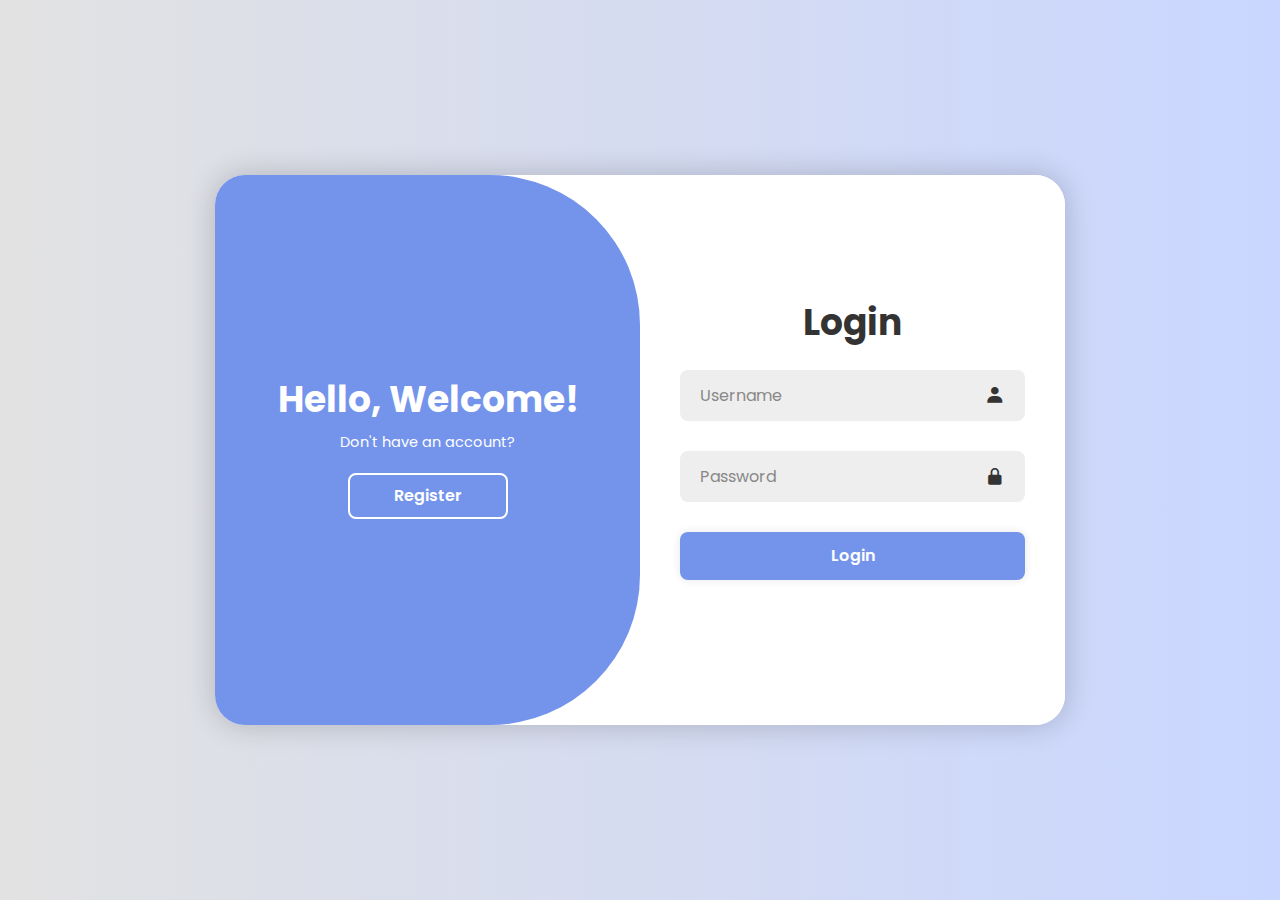
<file: frontend/index.html>
<!DOCTYPE html>
<html lang="en">
  <head>
    <meta charset="UTF-8" />
    <meta name="viewport" content="width=device-width, initial-scale=1.0" />
    <title>Login/Signup Form</title>
    <link rel="stylesheet" href="style.css" />
    <link
      href="https://unpkg.com/boxicons@2.1.4/css/boxicons.min.css"
      rel="stylesheet"
    />
  </head>
  <body>
    <div class="container">
      <div class="form-box login">
        <form id="loginForm">
          <h1>Login</h1>
          <div class="input-box">
            <input type="text" id="username" placeholder="Username" required />
            <i class="bx bxs-user"></i>
          </div>
          <div class="input-box">
            <input
              type="password"
              id="password"
              placeholder="Password"
              required
            />
            <i class="bx bxs-lock-alt"></i>
          </div>
          <button type="submit" class="btn">Login</button>
          <div id="message" class="error-message"></div>
        </form>
      </div>

      <div class="form-box register">
        <form id="registerForm">
          <h1>Registration</h1>

          <div class="input-box">
            <input
              type="text"
              id="regUsername"
              placeholder="Username"
              required
            />
            <i class="bx bxs-user"></i>
          </div>

          <div class="input-box">
            <input
              type="password"
              id="regPassword"
              placeholder="Password"
              required
            />
            <i class="bx bxs-lock-alt"></i>
          </div>

          <div
            class="role-selection"
            style="margin: 15px 0; display: flex; gap: 20px"
          >
            <label
              style="
                display: flex;
                align-items: center;
                gap: 8px;
                cursor: pointer;
              "
            >
              <input
                type="radio"
                id="regRoleUser"
                name="role"
                value="user"
                checked
                style="margin: 0"
              />
              <i class="bx bxs-user"></i>
              <span>User</span>
            </label>
            <label
              style="
                display: flex;
                align-items: center;
                gap: 8px;
                cursor: pointer;
              "
            >
              <input type="radio" id="regRoleAdmin" name="role" value="admin" />
              <i class="bx bxs-shield"></i>
              <span>Admin</span>
            </label>
          </div>

          <button type="submit" class="btn">Register</button>
        </form>
      </div>

      <div class="toggle-box">
        <div class="toggle-panel toggle-left">
          <h1>Hello, Welcome!</h1>
          <p>Don't have an account?</p>
          <button class="btn register-btn">Register</button>
        </div>

        <div class="toggle-panel toggle-right">
          <h1>Welcome Back!</h1>
          <p>Already have an account?</p>
          <button class="btn login-btn">Login</button>
        </div>
      </div>
    </div>

    <script src="app.js"></script>
  </body>
</html>
</file>
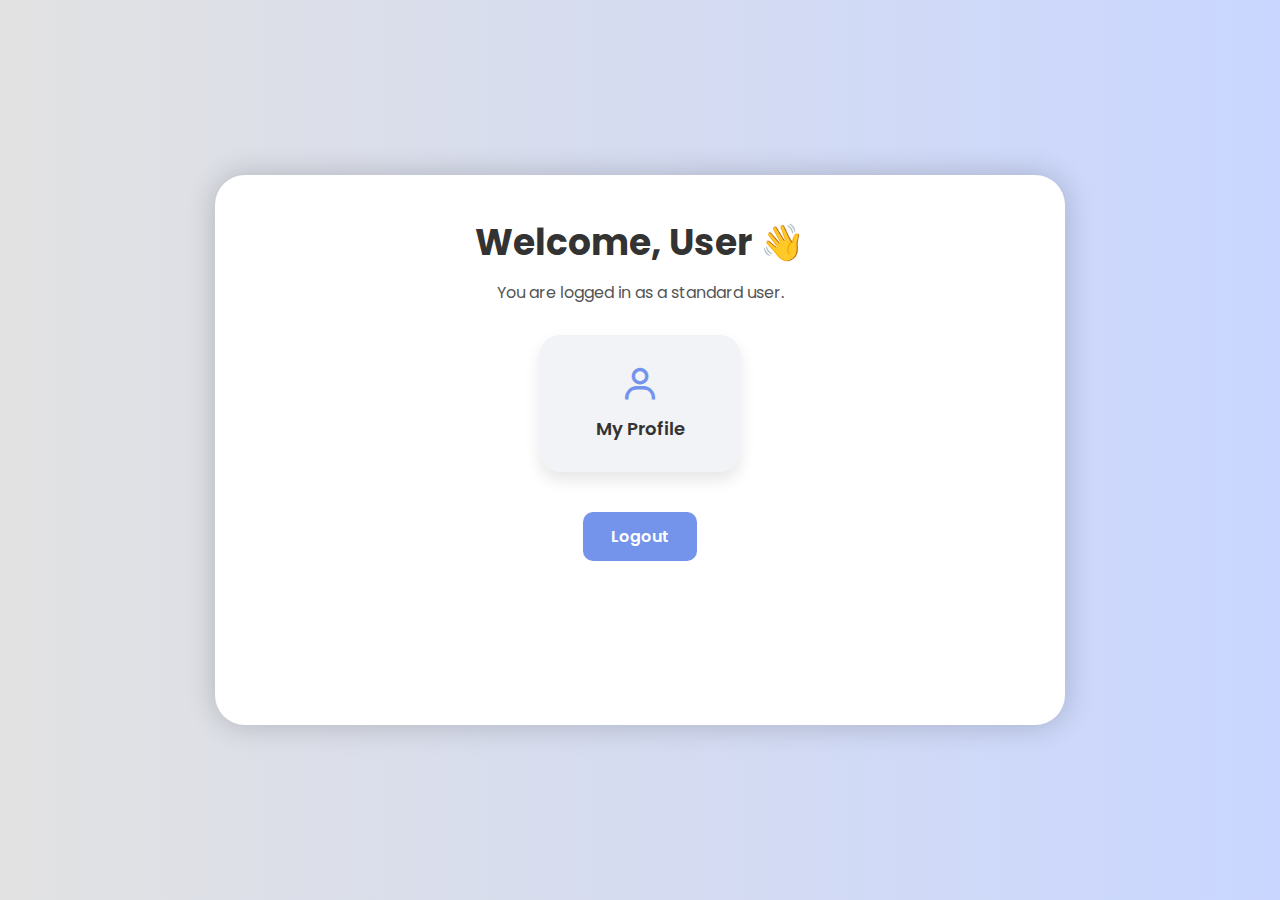
<file: frontend/landing.html>
<!DOCTYPE html>
<html lang="en">
<head>
  <meta charset="UTF-8" />
  <meta name="viewport" content="width=device-width, initial-scale=1.0"/>
  <title>User Landing Page</title>
  <link href="https://cdn.jsdelivr.net/npm/boxicons@2.1.4/css/boxicons.min.css" rel="stylesheet">
  <link href="https://fonts.googleapis.com/css2?family=Poppins:wght@300;400;500;600;700&display=swap" rel="stylesheet">
  <style>
    @import url('https://fonts.googleapis.com/css2?family=Poppins:wght@300;400;500;600;700&display=swap');

    * {
      margin: 0;
      padding: 0;
      box-sizing: border-box;
      font-family: "Poppins", sans-serif;
      text-decoration: none;
      list-style: none;
    }

    body {
      display: flex;
      justify-content: center;
      align-items: center;
      min-height: 100vh;
      background: linear-gradient(90deg, #e2e2e2, #c9d6ff);
    }

    .container {
      width: 850px;
      height: 550px;
      background: #fff;
      border-radius: 30px;
      box-shadow: 0 0 30px rgba(0, 0, 0, .2);
      padding: 40px;
      display: flex;
      flex-direction: column;
      align-items: center;
      text-align: center;
    }

    .container h1 {
      font-size: 36px;
      color: #333;
      margin-bottom: 10px;
    }

    .container p {
      font-size: 16px;
      color: #555;
      margin-bottom: 30px;
    }

    .card-box {
      display: flex;
      justify-content: center;
      gap: 20px;
      flex-wrap: wrap;
    }

    .card {
      background: #f1f3f6;
      border-radius: 20px;
      padding: 30px 20px;
      width: 200px;
      box-shadow: 0 8px 16px rgba(0, 0, 0, .1);
      transition: 0.3s ease;
      cursor: pointer;
    }

    .card:hover {
      background: #dde7ff;
      transform: translateY(-5px);
    }

    .card i {
      font-size: 40px;
      color: #7494ec;
      margin-bottom: 10px;
    }

    .card h3 {
      font-size: 18px;
      color: #333;
      font-weight: 600;
    }

    .logout-btn {
      margin-top: 40px;
      background: #7494ec;
      border: none;
      color: #fff;
      font-size: 16px;
      font-weight: 600;
      padding: 12px 28px;
      border-radius: 10px;
      cursor: pointer;
      transition: 0.3s ease;
    }

    .logout-btn:hover {
      background: #5f7ee8;
    }

    @media screen and (max-width: 768px) {
      .container {
        width: 90%;
        height: auto;
        padding: 30px 20px;
      }

      .card-box {
        flex-direction: column;
        align-items: center;
      }

      .card {
        width: 90%;
      }
    }
  </style>
</head>
<body>
  <div class="container">
    <h1>Welcome, <span id="username">User</span> 👋</h1>
    <p>You are logged in as a standard user.</p>

    <div class="card-box" id="profile-card" onclick="loadProfile()">
      <div class="card">
        <i class='bx bx-user'></i>
        <h3>My Profile</h3>
      </div>
    </div>

    <button class="logout-btn" onclick="logout()">Logout</button>
  </div>

  <script>
    // Function declarations (can be called before definition)
    async function loadProfile() {
      const token = localStorage.getItem('access_token');
      if (!token) {
        alert('Please login first');
        window.location.href = 'index.html';
        return;
      }

      try {
        const response = await fetch("http://127.0.0.1:8000/profile", {
          method: "GET",
          headers: {
            "Authorization": `Bearer ${token}`,
            "Content-Type": "application/json"
          }
        });

        if (response.status === 401) {
          localStorage.removeItem("token");
          throw new Error("Session expired. Please login again.");
        }

        if (!response.ok) {
          throw new Error(`HTTP error! Status: ${response.status}`);
        }

        const userData = await response.json();
        localStorage.setItem("profileData", JSON.stringify(userData));
        window.location.href = "profile.html";
        
      } catch (error) {
        console.error("Profile error:", error);
        alert(error.message);
        if (error.message.includes("401") || error.message.includes("expired")) {
          window.location.href = "index.html";
        }
      }
    }

    function logout() {
      localStorage.clear();
      window.location.href = "index.html";
    }

    // DOM Content Loaded handler
    document.addEventListener('DOMContentLoaded', function() {
      const username = localStorage.getItem("username") || "User";
      document.getElementById("username").textContent = username;

      const profileCard = document.getElementById('profile-card');
      profileCard.style.cursor = 'pointer';
      profileCard.addEventListener('click', loadProfile);
    });
  </script>
</body>
</html>
</file>
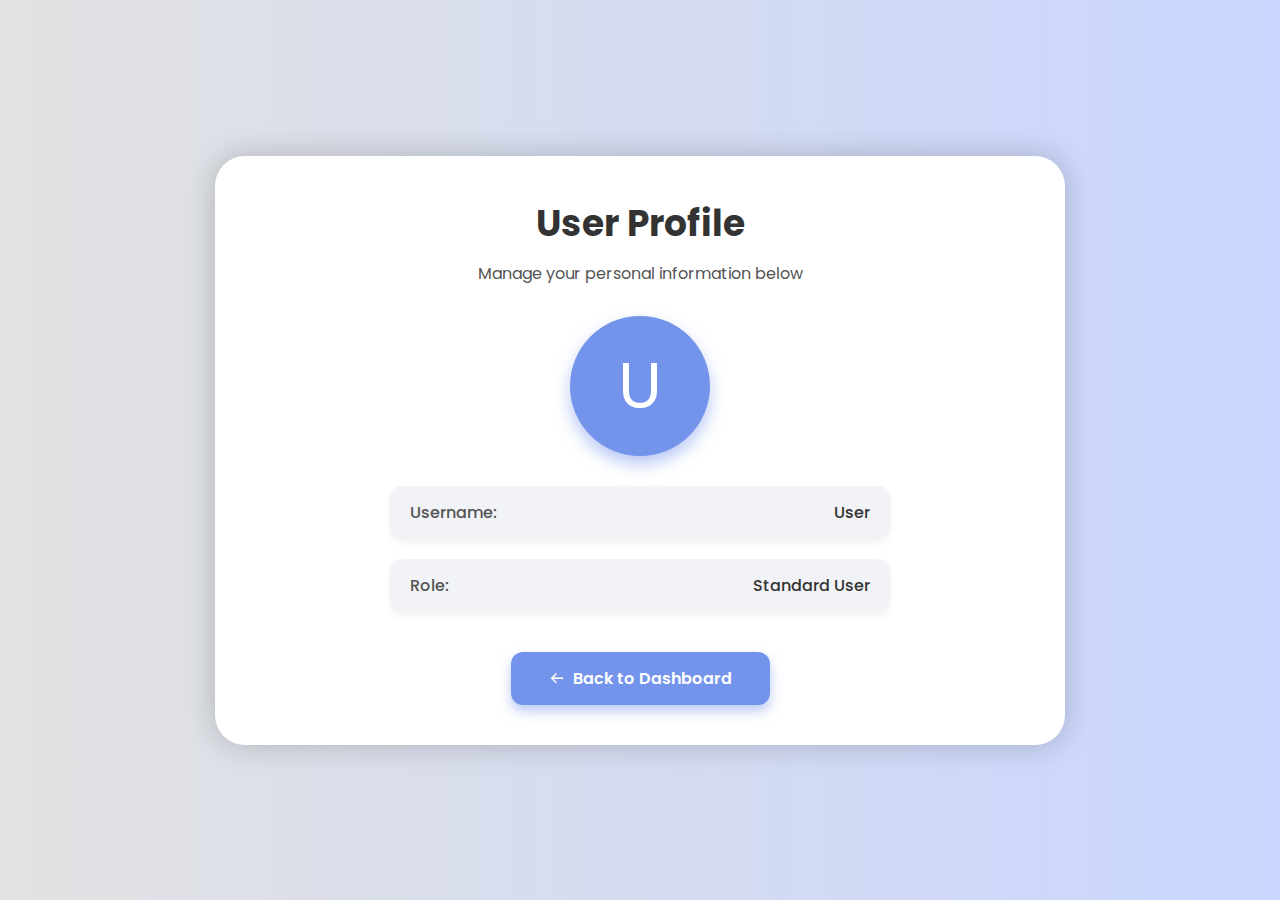
<file: frontend/profile.html>
<!DOCTYPE html>
<html lang="en">
<head>
  <meta charset="UTF-8" />
  <meta name="viewport" content="width=device-width, initial-scale=1" />
  <title>User Profile</title>
  <link href="https://cdn.jsdelivr.net/npm/boxicons@2.1.4/css/boxicons.min.css" rel="stylesheet" />
  <link href="https://fonts.googleapis.com/css2?family=Poppins:wght@300;400;500;600;700&display=swap" rel="stylesheet" />
      <link rel="stylesheet" href="profile.css" />

</head>
<body>

  <div class="container">
    <h1>User Profile</h1>
    <p class="subtitle">Manage your personal information below</p>
    <div class="profile-data" id="profile-data"></div>
    <div class="profile-pic" id="profile-pic">U</div>

    <div class="info-box">
      <div class="info-item">
        <span class="info-label">Username:</span>
        <span id="username">User123</span>
      </div>
    
      <div class="info-item">
        <span class="info-label">Role:</span>
        <span id="role">Standard User</span>
      </div>
    </div>

    <button class="btn" onclick="goBack()">
      <i class='bx bx-arrow-back'></i> Back to Dashboard
    </button>
  </div>

<script>
    document.addEventListener('DOMContentLoaded', function() {
      // Try to get data from localStorage first
      const profileData = JSON.parse(localStorage.getItem('profileData'));
      
      if (profileData) {
        // If we have profile data, use it
        document.getElementById('username').textContent = profileData.username || 'User';
        document.getElementById('role').textContent = profileData.role || 'Standard User';
        document.getElementById('profile-pic').textContent = (profileData.username || 'U').charAt(0).toUpperCase();
      } else {
        // If no profile data, check for individual items
        const username = localStorage.getItem('username') || 'User';
        const role = localStorage.getItem('role') || 'Standard User';
        
        document.getElementById('username').textContent = username;
        document.getElementById('role').textContent = role;
        document.getElementById('profile-pic').textContent = username.charAt(0).toUpperCase();
      }
    });

    function goBack() {
      window.location.href = 'landing.html';
    }
  </script>
</body>
</html>
</file>
<file: frontend/style.css>
@import url('https://fonts.googleapis.com/css2?family=Poppins:ital,wght@0,100;0,200;0,300;0,400;0,500;0,600;0,700;0,800;0,900;1,100;1,200;1,300;1,400;1,500;1,600;1,700;1,800;1,900&display=swap');

*{
    margin: 0;
    padding: 0;
    box-sizing: border-box;
    font-family: "Poppins", sans-serif;
    text-decoration: none;
    list-style: none;
}

body{
    display: flex;
    justify-content: center;
    align-items: center;
    min-height: 100vh;
    background: linear-gradient(90deg, #e2e2e2, #c9d6ff);
}

.error-message {
            color: #dc3545;
            margin-top: 1rem;
            text-align: center;
        }
        .success-message {
            color: #28a745;
            margin-top: 1rem;
            text-align: center;
        }

.container{
    position: relative;
    width: 850px;
    height: 550px;
    background: #fff;
    margin: 20px;
    border-radius: 30px;
    box-shadow: 0 0 30px rgba(0, 0, 0, .2);
    overflow: hidden;
}

    .container h1{
        font-size: 36px;
        margin: -10px 0;
    }

    .container p{
        font-size: 14.5px;
        margin: 15px 0;
    }

form{ width: 100%; }

.form-box{
    position: absolute;
    right: 0;
    width: 50%;
    height: 100%;
    background: #fff;
    display: flex;
    align-items: center;
    color: #333;
    text-align: center;
    padding: 40px;
    z-index: 1;
    transition: .6s ease-in-out 1.2s, visibility 0s 1s;
}

    .container.active .form-box{ right: 50%; }

    .form-box.register{ visibility: hidden; }
        .container.active .form-box.register{ visibility: visible; }

.input-box{
    position: relative;
    margin: 30px 0;
}

    .input-box input{
        width: 100%;
        padding: 13px 50px 13px 20px;
        background: #eee;
        border-radius: 8px;
        border: none;
        outline: none;
        font-size: 16px;
        color: #333;
        font-weight: 500;
    }

        .input-box input::placeholder{
            color: #888;
            font-weight: 400;
        }
    
    .input-box i{
        position: absolute;
        right: 20px;
        top: 50%;
        transform: translateY(-50%);
        font-size: 20px;
    }

.forgot-link{ margin: -15px 0 15px; }
    .forgot-link a{
        font-size: 14.5px;
        color: #333;
    }

.btn{
    width: 100%;
    height: 48px;
    background: #7494ec;
    border-radius: 8px;
    box-shadow: 0 0 10px rgba(0, 0, 0, .1);
    border: none;
    cursor: pointer;
    font-size: 16px;
    color: #fff;
    font-weight: 600;
}

.social-icons{
    display: flex;
    justify-content: center;
}

    .social-icons a{
        display: inline-flex;
        padding: 10px;
        border: 2px solid #ccc;
        border-radius: 8px;
        font-size: 24px;
        color: #333;
        margin: 0 8px;
    }

.toggle-box{
    position: absolute;
    width: 100%;
    height: 100%;
}

    .toggle-box::before{
        content: '';
        position: absolute;
        left: -250%;
        width: 300%;
        height: 100%;
        background: #7494ec;
        /* border: 2px solid red; */
        border-radius: 150px;
        z-index: 2;
        transition: 1.8s ease-in-out;
    }

        .container.active .toggle-box::before{ left: 50%; }

.toggle-panel{
    position: absolute;
    width: 50%;
    height: 100%;
    /* background: seagreen; */
    color: #fff;
    display: flex;
    flex-direction: column;
    justify-content: center;
    align-items: center;
    z-index: 2;
    transition: .6s ease-in-out;
}

    .toggle-panel.toggle-left{ 
        left: 0;
        transition-delay: 1.2s; 
    }
        .container.active .toggle-panel.toggle-left{
            left: -50%;
            transition-delay: .6s;
        }

    .toggle-panel.toggle-right{ 
        right: -50%;
        transition-delay: .6s;
    }
        .container.active .toggle-panel.toggle-right{
            right: 0;
            transition-delay: 1.2s;
        }

    .toggle-panel p{ margin-bottom: 20px; }

    .toggle-panel .btn{
        width: 160px;
        height: 46px;
        background: transparent;
        border: 2px solid #fff;
        box-shadow: none;
    }

@media screen and (max-width: 650px){
    .container{ height: calc(100vh - 40px); }

    .form-box{
        bottom: 0;
        width: 100%;
        height: 70%;
    }

        .container.active .form-box{
            right: 0;
            bottom: 30%;
        }

    .toggle-box::before{
        left: 0;
        top: -270%;
        width: 100%;
        height: 300%;
        border-radius: 20vw;
    }

        .container.active .toggle-box::before{
            left: 0;
            top: 70%;
        }

        .container.active .toggle-panel.toggle-left{
            left: 0;
            top: -30%;
        }

    .toggle-panel{ 
        width: 100%;
        height: 30%;
    }
        .toggle-panel.toggle-left{ top: 0; }
        .toggle-panel.toggle-right{
            right: 0;
            bottom: -30%;
        }

            .container.active .toggle-panel.toggle-right{ bottom: 0; }
}

@media screen and (max-width: 400px){
    .form-box { padding: 20px; }

    .toggle-panel h1{font-size: 30px; }
}
</file>
<file: frontend/profile.css>
@import url('https://fonts.googleapis.com/css2?family=Poppins:wght@300;400;500;600;700&display=swap');

    * {
      margin: 0;
      padding: 0;
      box-sizing: border-box;
      font-family: "Poppins", sans-serif;
      text-decoration: none;
      list-style: none;
    }

    body {
      display: flex;
      justify-content: center;
      align-items: center;
      min-height: 100vh;
      background: linear-gradient(90deg, #e2e2e2, #c9d6ff);
    }

    .container {
      width: 850px;
      background: #fff;
      border-radius: 30px;
      box-shadow: 0 0 30px rgba(0, 0, 0, .2);
      padding: 40px 60px;
      text-align: center;
    }

    h1 {
      font-size: 36px;
      margin-bottom: 10px;
      color: #333;
    }

    p.subtitle {
      font-size: 16px;
      color: #555;
      margin-bottom: 30px;
    }

    .profile-pic {
      width: 140px;
      height: 140px;
      border-radius: 50%;
      background: #7494ec;
      color: #fff;
      font-size: 64px;
      line-height: 140px;
      margin: 0 auto 30px auto;
      user-select: none;
      box-shadow: 0 8px 16px rgba(116, 148, 236, 0.5);
    }

    .info-box {
      text-align: left;
      max-width: 500px;
      margin: 0 auto 40px auto;
    }

    .info-item {
      display: flex;
      justify-content: space-between;
      padding: 14px 20px;
      background: #f1f3f6;
      border-radius: 12px;
      margin-bottom: 20px;
      box-shadow: 0 4px 8px rgba(0, 0, 0, .05);
      font-weight: 500;
      color: #333;
    }

    .info-label {
      color: #555;
    }

    .btn {
      background: #7494ec;
      border: none;
      color: white;
      font-weight: 600;
      font-size: 16px;
      padding: 14px 38px;
      border-radius: 12px;
      cursor: pointer;
      transition: background-color 0.3s ease;
      box-shadow: 0 6px 12px rgba(116, 148, 236, 0.5);
      display: inline-flex;
      align-items: center;
      gap: 8px;
    }

    .btn:hover {
      background: #5f7ee8;
    }

    @media screen and (max-width: 768px) {
      .container {
        width: 90%;
        padding: 30px 20px;
      }
      .info-box {
        max-width: 100%;
      }
    }
</file>
